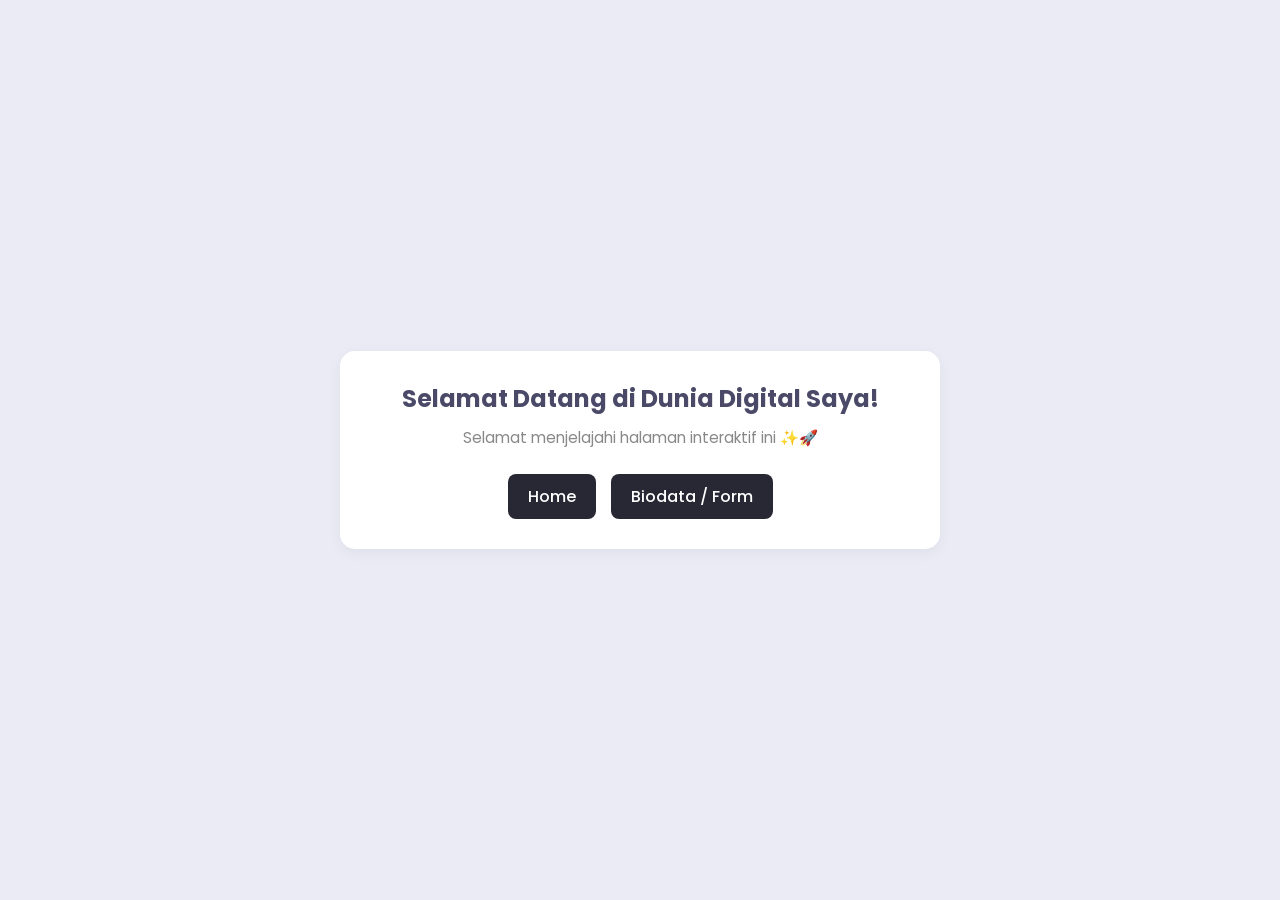
<file: index.html>
<!DOCTYPE html>
<html lang="id">
<head>
    <meta charset="UTF-8">
    <meta name="viewport" content="width=device-width, initial-scale=1.0">
    <title>Landing Page - Dimas Prastyo</title>
    <link rel="stylesheet" href="style.css">
</head>
<body>
    <div class="container">
        <div class="card landing-card">
            <h2>Selamat Datang di Dunia Digital Saya!</h2>
            <p>Selamat menjelajahi halaman interaktif ini ✨🚀</p>
            <div class="button-group">
                <a href="home.html" class="btn">Home</a>
                <a href="biodata.html" class="btn">Biodata / Form</a>
            </div>
        </div>
    </div>
</body>
</html>
</file>
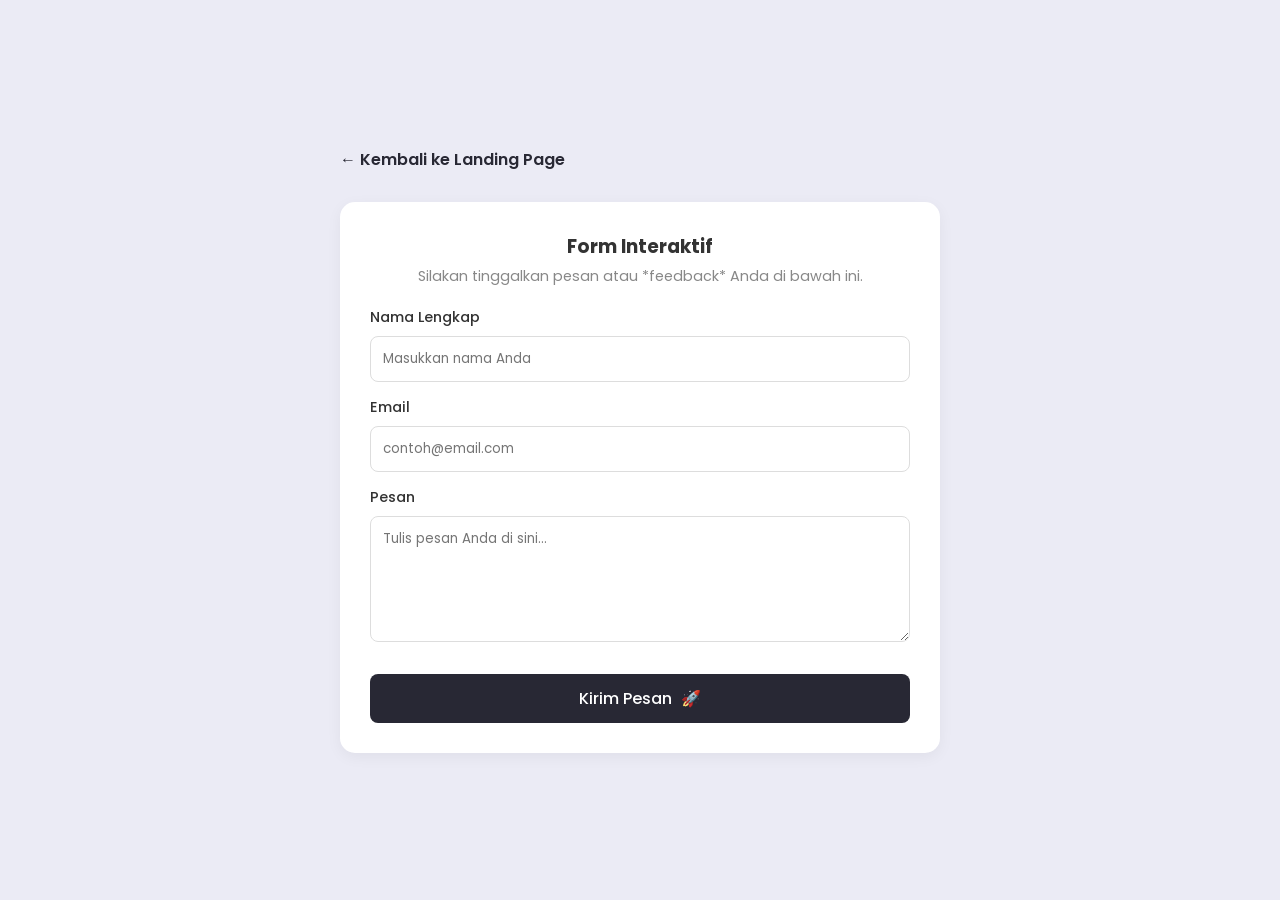
<file: biodata.html>
<!DOCTYPE html>
<html lang="id">
<head>
    <meta charset="UTF-8">
    <meta name="viewport" content="width=device-width, initial-scale=1.0">
    <title>Form Interaktif</title>
    <link rel="stylesheet" href="style.css">
</head>
<body>
    <div class="container">
        <a href="index.html" class="btn-back">← Kembali ke Landing Page</a>

        <div class="card form-card">
            <h3>Form Interaktif</h3>
            <p class="subtitle">Silakan tinggalkan pesan atau *feedback* Anda di bawah ini.</p>
            
            <form id="pesanForm">
                <div class="input-group">
                    <label for="nama">Nama Lengkap</label>
                    <input type="text" id="nama" placeholder="Masukkan nama Anda" required>
                </div>
                
                <div class="input-group">
                    <label for="email">Email</label>
                    <input type="email" id="email" placeholder="contoh@email.com" required>
                </div>
                
                <div class="input-group">
                    <label for="pesan">Pesan</label>
                    <textarea id="pesan" placeholder="Tulis pesan Anda di sini..." rows="5" required></textarea>
                </div>
                
                <button type="submit" class="btn-submit">Kirim Pesan <span style="margin-left: 5px;">🚀</span></button>
            </form>
        </div>
    </div>

    <script>
        document.getElementById('pesanForm').addEventListener('submit', function(event) {
            event.preventDefault(); 
            alert('Terima kasih! Pesan Anda telah berhasil dikirim ke Dimas.');
            this.reset();
        });
    </script>
</body>
</html>
</file>
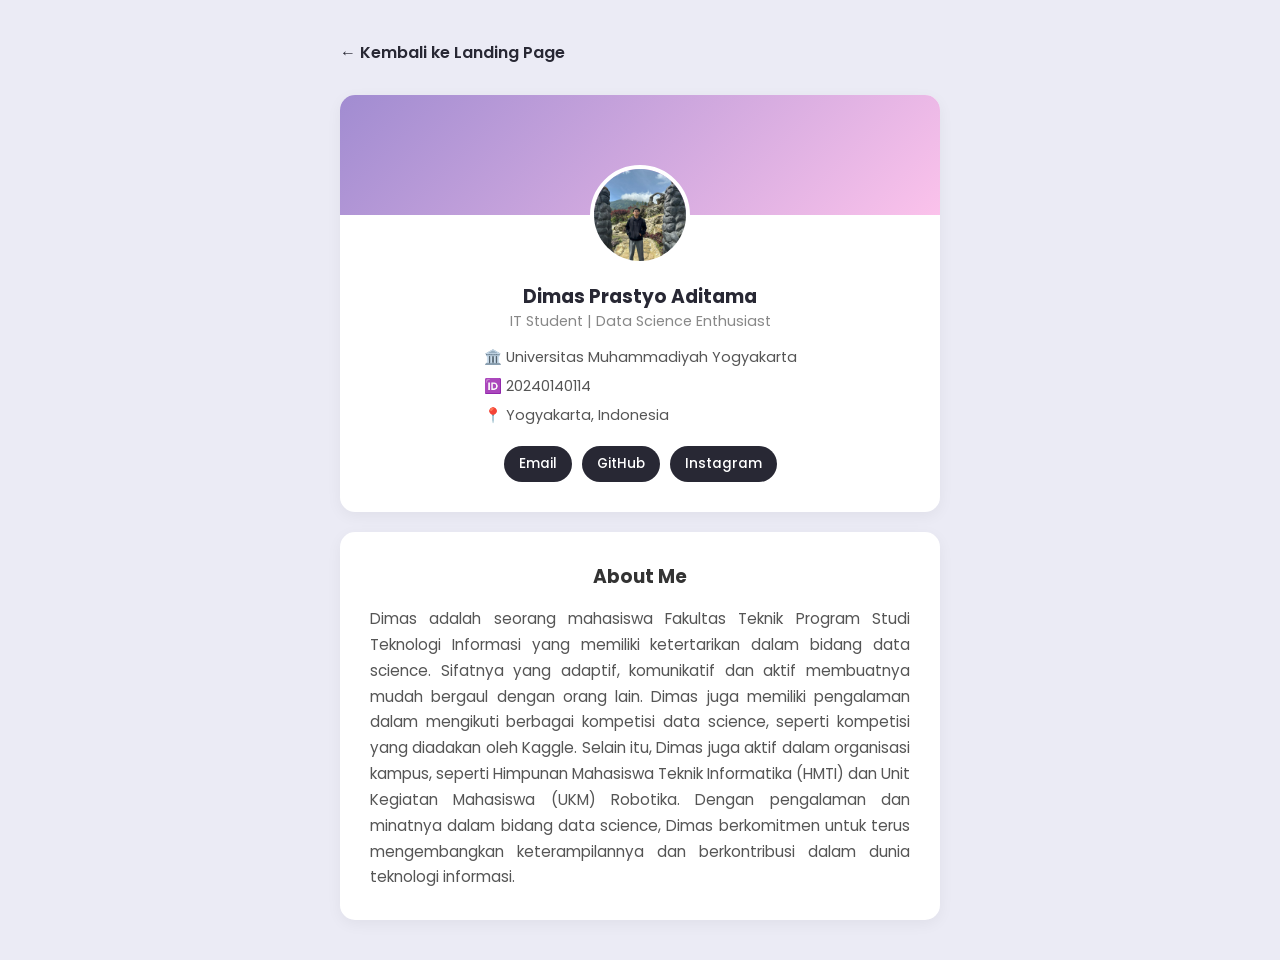
<file: home.html>
<!DOCTYPE html>
<html lang="id">
<head>
    <meta charset="UTF-8">
    <meta name="viewport" content="width=device-width, initial-scale=1.0">
    <title>Home - Profile</title>
    <link rel="stylesheet" href="style.css">
</head>
<body>
    <div class="container">
        <a href="index.html" class="btn-back">← Kembali ke Landing Page</a>

        <div class="card profile-card">
            <div class="card-header"></div>
            <img src="profile.jpg" alt="Profile" class="profile-img">
            <h3>Dimas Prastyo Aditama</h3>
            <p class="subtitle">IT Student | Data Science Enthusiast</p>
            
            <div class="info">
                <p>🏛️ Universitas Muhammadiyah Yogyakarta</p>
                <p>🆔 20240140114</p>
                <p>📍 Yogyakarta, Indonesia</p>
            </div>

            <div class="social-links">
                <a href="mailto:ditooo.y@gmail.com" class="btn-small">Email</a>
                <a href="https://github.com/dimasprastyoaditama" target="_blank" class="btn-small">GitHub</a>
                <a href="https://www.instagram.com/dimass.prastyo_?igsh=YXBrbmxmaXl3M2cz&utm_source=qr" target="_blank" class="btn-small">Instagram</a>
            </div>
        </div>

        <div class="card about-card">
            <h3>About Me</h3>
            <p>Dimas adalah seorang mahasiswa Fakultas Teknik Program Studi Teknologi Informasi yang memiliki ketertarikan dalam bidang data science. Sifatnya yang adaptif, komunikatif dan aktif membuatnya mudah bergaul dengan orang lain. Dimas juga memiliki pengalaman dalam mengikuti berbagai kompetisi data science, seperti kompetisi yang diadakan oleh Kaggle. Selain itu, Dimas juga aktif dalam organisasi kampus, seperti Himpunan Mahasiswa Teknik Informatika (HMTI) dan Unit Kegiatan Mahasiswa (UKM) Robotika. Dengan pengalaman dan minatnya dalam bidang data science, Dimas berkomitmen untuk terus mengembangkan keterampilannya dan berkontribusi dalam dunia teknologi informasi.</p>
        </div>
    </div>
</body>
</html>
</file>
<file: style.css>
@import url('https://fonts.googleapis.com/css2?family=Poppins:wght@400;500;600&display=swap');

* {
    margin: 0;
    padding: 0;
    box-sizing: border-box;
    font-family: 'Poppins', sans-serif;
}

body {
    background-color: #ebebf5; 
    color: #333;
    display: flex;
    justify-content: center;
    align-items: center;
    min-height: 100vh;
    padding: 40px 20px;
}

.container {
    display: flex;
    flex-direction: column;
    align-items: center;
    gap: 20px;
    width: 100%;
    max-width: 600px;
    margin: auto;
}

.card {
    background: #fff;
    border-radius: 15px;
    box-shadow: 0 4px 15px rgba(0, 0, 0, 0.05);
    padding: 30px;
    width: 100%;
    text-align: center;
    overflow: hidden;
}

.btn, .btn-submit, .btn-small {
    background-color: #282834;
    color: white;
    text-decoration: none;
    padding: 10px 20px;
    border-radius: 8px;
    font-weight: 500;
    transition: 0.3s;
    border: none;
    cursor: pointer;
    display: inline-block;
}

.btn:hover, .btn-submit:hover, .btn-small:hover {
    background-color: #3f3f52;
}

.btn-back {
    align-self: flex-start;
    text-decoration: none;
    color: #282834;
    font-weight: 600;
    margin-bottom: 10px;
    display: inline-block;
    transition: 0.3s;
}

.btn-back:hover {
    color: #6a6a8c;
}

.landing-card h2 {
    color: #4a4a68;
    margin-bottom: 10px;
}
.landing-card p {
    color: #888;
    margin-bottom: 25px;
    font-size: 0.95rem;
}
.button-group {
    display: flex;
    justify-content: center;
    gap: 15px;
}

.profile-card {
    padding: 0;
    padding-bottom: 30px;
}
.card-header {
    height: 120px;
    background: linear-gradient(135deg, #a18cd1 0%, #fbc2eb 100%);
}
.profile-img {
    width: 100px;
    height: 100px;
    border-radius: 50%;
    border: 4px solid #fff;
    margin-top: -50px;
    background-color: #ccc;
    object-fit: cover;
}
.profile-card h3 {
    margin-top: 10px;
    color: #282834;
}
.subtitle {
    color: #888;
    font-size: 0.9rem;
    margin-bottom: 15px;
}
.info {
    text-align: left;
    margin: 0 auto 20px auto;
    width: fit-content;
    font-size: 0.9rem;
    color: #555;
}
.info p {
    margin: 8px 0;
}
.social-links {
    display: flex;
    justify-content: center;
    gap: 10px;
}
.btn-small {
    font-size: 0.85rem;
    padding: 8px 15px;
    border-radius: 20px;
}
.about-card p {
    text-align: justify;
    font-size: 0.95rem;
    color: #555;
    line-height: 1.7;
    margin-top: 15px;
}

.form-card {
    text-align: left;
}
.form-card h3 {
    text-align: center;
    margin-bottom: 5px;
}
.form-card .subtitle {
    text-align: center;
    margin-bottom: 20px;
}
.input-group {
    margin-bottom: 15px;
}
.input-group label {
    display: block;
    margin-bottom: 8px;
    font-weight: 500;
    font-size: 0.9rem;
}
.input-group input, .input-group textarea {
    width: 100%;
    padding: 12px;
    border: 1px solid #ddd;
    border-radius: 8px;
    font-family: 'Poppins', sans-serif;
    outline: none;
    transition: 0.3s;
}
.input-group input:focus, .input-group textarea:focus {
    border-color: #a18cd1;
    box-shadow: 0 0 5px rgba(161, 140, 209, 0.3);
}
.btn-submit {
    width: 100%;
    padding: 12px;
    margin-top: 10px;
    font-size: 1rem;
}
</file>
